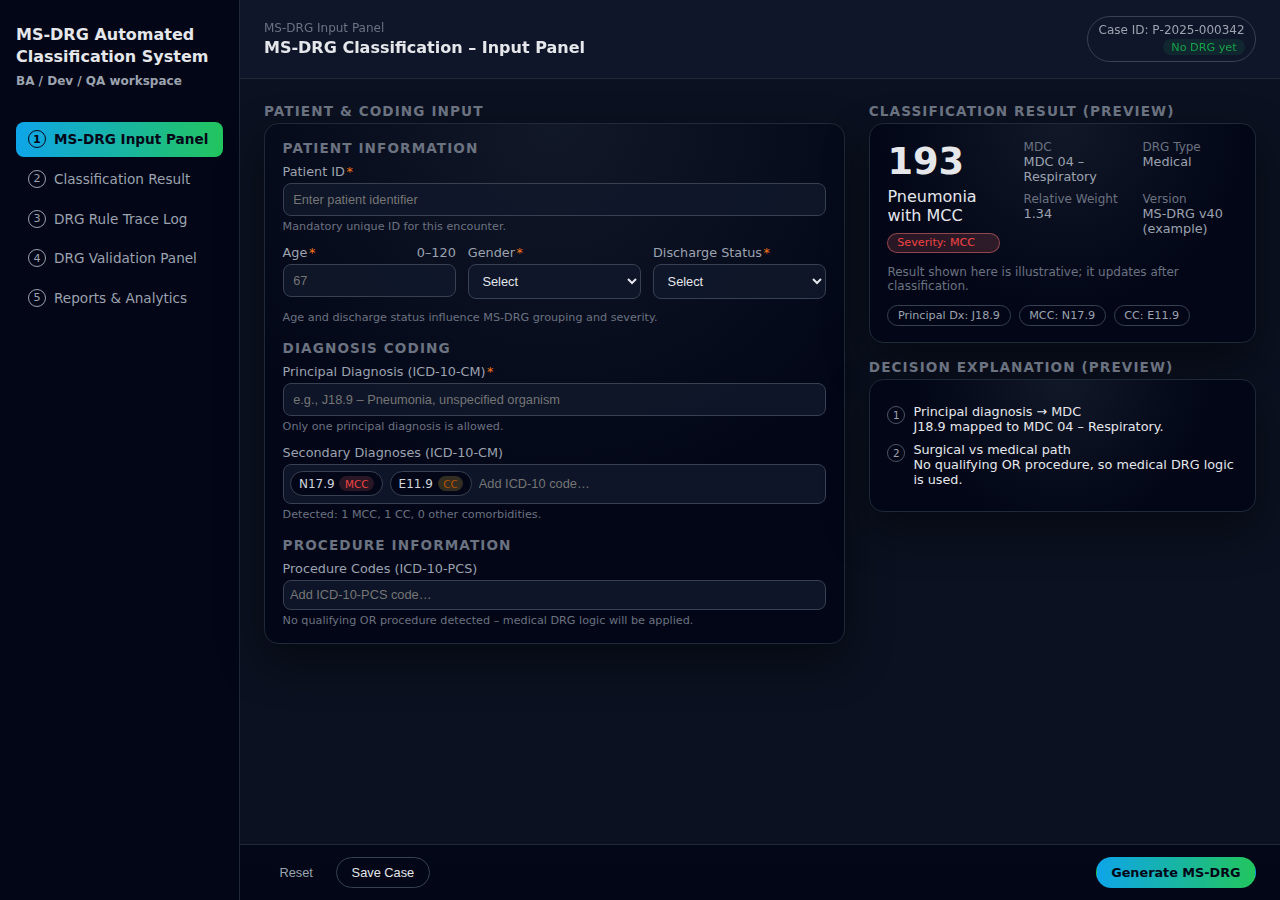
<file: index.html>
<!DOCTYPE html>
<html lang="en">
<head>
  <meta charset="UTF-8" />
  <title>MS‑DRG Input Panel</title>
  <meta name="viewport" content="width=device-width, initial-scale=1" />
  <link rel="stylesheet" href="styles.css" />
</head>
<body>
  <div class="app-shell">
    <aside class="sidebar">
      <div class="sidebar-title">
        MS‑DRG Automated<br />Classification System
        <span>BA / Dev / QA workspace</span>
      </div>
      <nav class="nav">
        <a class="nav-item active" href="index.html">
          <span class="icon">1</span>
          MS‑DRG Input Panel
        </a>
        <a class="nav-item" href="result.html">
          <span class="icon">2</span>
          Classification Result
        </a>
        <a class="nav-item" href="trace.html">
          <span class="icon">3</span>
          DRG Rule Trace Log
        </a>
        <a class="nav-item" href="validation.html">
          <span class="icon">4</span>
          DRG Validation Panel
        </a>
        <a class="nav-item" href="analytics.html">
          <span class="icon">5</span>
          Reports &amp; Analytics
        </a>
      </nav>
    </aside>

    <main class="main">
      <header class="topbar">
        <div class="topbar-main">
          <div class="breadcrumb">MS‑DRG Input Panel</div>
          <div class="topbar-title">MS‑DRG Classification – Input Panel</div>
        </div>
        <div class="topbar-right">
          <div class="case-pill">
            <span>Case ID: P‑2025‑000342</span>
            <span class="badge">No DRG yet</span>
          </div>
        </div>
      </header>

      <div class="content">
        <section class="column-main">
          <div>
            <div class="section-title">Patient &amp; Coding Input</div>
            <div class="card">
              <div class="section-title" style="margin-bottom: 0.5rem;">Patient Information</div>
              <div class="form-grid">
                <div class="field">
                  <label class="field-label">
                    <span>Patient ID<span class="required">*</span></span>
                  </label>
                  <input class="input" type="text" placeholder="Enter patient identifier" />
                  <div class="field-helper">Mandatory unique ID for this encounter.</div>
                </div>

                <div class="inline-row">
                  <div class="field">
                    <label class="field-label">
                      <span>Age<span class="required">*</span></span>
                      <span>0–120</span>
                    </label>
                    <input class="input" type="number" min="0" max="120" placeholder="67" />
                  </div>
                  <div class="field">
                    <label class="field-label">
                      <span>Gender<span class="required">*</span></span>
                    </label>
                    <select>
                      <option value="">Select</option>
                      <option>Male</option>
                      <option>Female</option>
                      <option>Other</option>
                    </select>
                  </div>
                  <div class="field">
                    <label class="field-label">
                      <span>Discharge Status<span class="required">*</span></span>
                    </label>
                    <select>
                      <option value="">Select</option>
                      <option>Home</option>
                      <option>Transfer</option>
                      <option>Expired</option>
                    </select>
                  </div>
                </div>
                <div class="field-helper">
                  Age and discharge status influence MS‑DRG grouping and severity.
                </div>
              </div>

              <div style="height: 1rem;"></div>
              <div class="section-title" style="margin-bottom: 0.5rem;">Diagnosis Coding</div>
              <div class="form-grid">
                <div class="field">
                  <label class="field-label">
                    <span>Principal Diagnosis (ICD‑10‑CM)<span class="required">*</span></span>
                  </label>
                  <input class="input" type="text" placeholder="e.g., J18.9 – Pneumonia, unspecified organism" />
                  <div class="field-helper">Only one principal diagnosis is allowed.</div>
                </div>

                <div class="field">
                  <label class="field-label">
                    <span>Secondary Diagnoses (ICD‑10‑CM)</span>
                  </label>
                  <div class="chips-input">
                    <span class="chip">
                      N17.9
                      <span class="chip-badge mcc">MCC</span>
                    </span>
                    <span class="chip">
                      E11.9
                      <span class="chip-badge cc">CC</span>
                    </span>
                    <input type="text" placeholder="Add ICD‑10 code…" />
                  </div>
                  <div class="field-helper">
                    Detected: 1 MCC, 1 CC, 0 other comorbidities.
                  </div>
                </div>
              </div>

              <div style="height: 1rem;"></div>
              <div class="section-title" style="margin-bottom: 0.5rem;">Procedure Information</div>
              <div class="form-grid">
                <div class="field">
                  <label class="field-label">
                    <span>Procedure Codes (ICD‑10‑PCS)</span>
                  </label>
                  <div class="chips-input">
                    <input type="text" placeholder="Add ICD‑10‑PCS code…" />
                  </div>
                  <div class="field-helper">
                    No qualifying OR procedure detected – medical DRG logic will be applied.
                  </div>
                </div>
              </div>
            </div>
          </div>
        </section>

        <section class="column-side">
          <div>
            <div class="section-title">Classification Result (Preview)</div>
            <div class="card">
              <div class="result-hero">
                <div class="drg-main">
                  <div class="drg-code">193</div>
                  <div class="drg-desc">Pneumonia with MCC</div>
                  <div class="severity-pill">Severity: MCC</div>
                </div>
                <div class="hero-meta">
                  <div>
                    <div class="meta-label">MDC</div>
                    <div>MDC 04 – Respiratory</div>
                  </div>
                  <div>
                    <div class="meta-label">DRG Type</div>
                    <div>Medical</div>
                  </div>
                  <div>
                    <div class="meta-label">Relative Weight</div>
                    <div>1.34</div>
                  </div>
                  <div>
                    <div class="meta-label">Version</div>
                    <div>MS‑DRG v40 (example)</div>
                  </div>
                </div>
              </div>
              <div class="hero-footer">
                <div>Result shown here is illustrative; it updates after classification.</div>
                <div class="pill-row">
                  <div class="pill">Principal Dx: J18.9</div>
                  <div class="pill">MCC: N17.9</div>
                  <div class="pill">CC: E11.9</div>
                </div>
              </div>
            </div>
          </div>

          <div>
            <div class="section-title">Decision Explanation (Preview)</div>
            <div class="card">
              <div class="steps">
                <div class="step">
                  <div class="step-index">1</div>
                  <div class="step-body">
                    <div class="step-title">Principal diagnosis → MDC</div>
                    <div>J18.9 mapped to MDC 04 – Respiratory.</div>
                  </div>
                </div>
                <div class="step">
                  <div class="step-index">2</div>
                  <div class="step-body">
                    <div class="step-title">Surgical vs medical path</div>
                    <div>No qualifying OR procedure, so medical DRG logic is used.</div>
                  </div>
                </div>
              </div>
            </div>
          </div>
        </section>
      </div>

      <div class="action-bar">
        <div class="actions-left">
          <button class="btn btn-text">Reset</button>
          <button class="btn btn-outline">Save Case</button>
        </div>
        <div class="actions-right">
          <a href="result.html" class="btn btn-primary">Generate MS‑DRG</a>
        </div>
      </div>
    </main>
  </div>
</body>
</html>
</file>
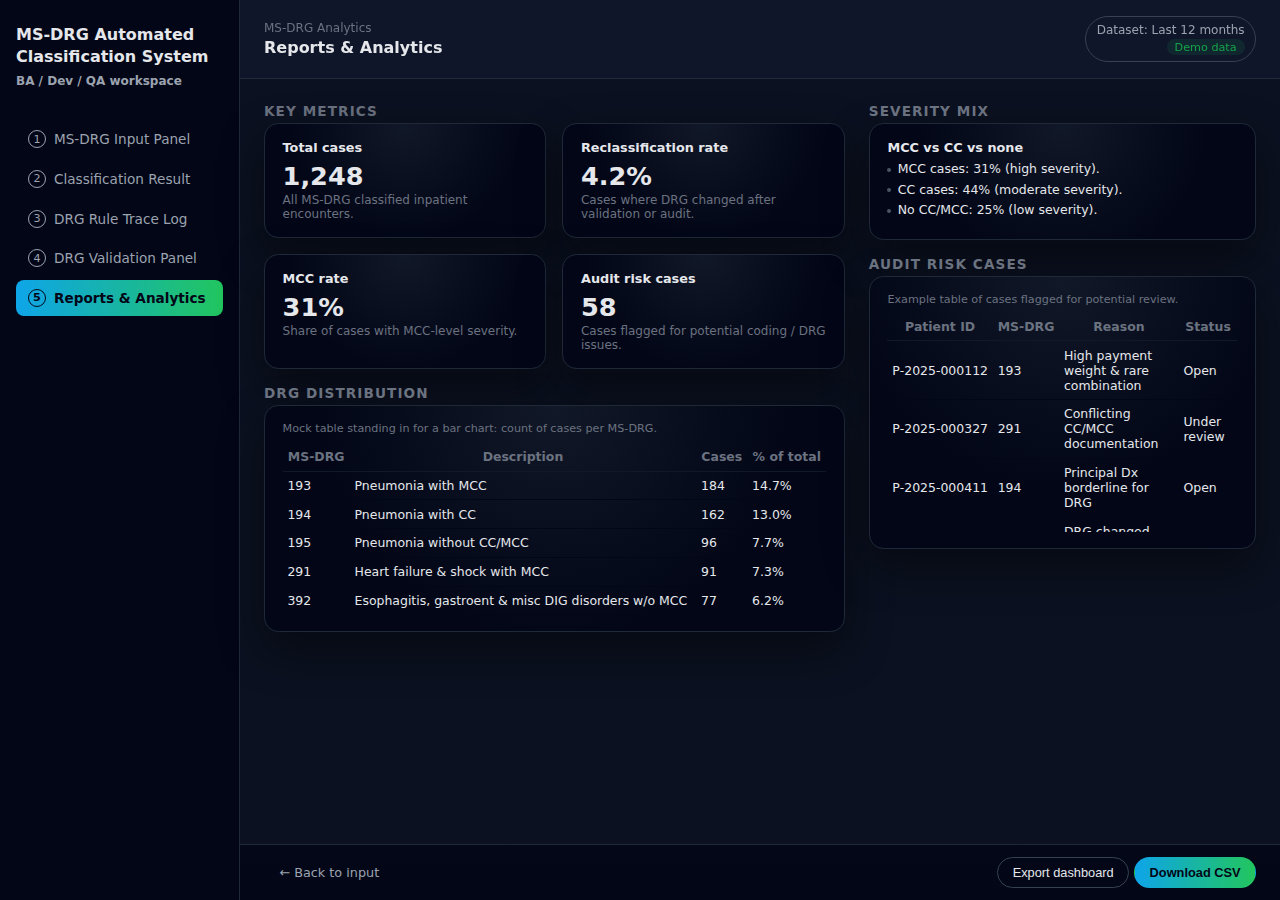
<file: analytics.html>
<!DOCTYPE html>
<html lang="en">
<head>
  <meta charset="UTF-8" />
  <title>MS‑DRG Reports &amp; Analytics</title>
  <meta name="viewport" content="width=device-width, initial-scale=1" />
  <link rel="stylesheet" href="styles.css" />
</head>
<body>
  <div class="app-shell">
    <aside class="sidebar">
      <div class="sidebar-title">
        MS‑DRG Automated<br />Classification System
        <span>BA / Dev / QA workspace</span>
      </div>
      <nav class="nav">
        <a class="nav-item" href="index.html">
          <span class="icon">1</span>
          MS‑DRG Input Panel
        </a>
        <a class="nav-item" href="result.html">
          <span class="icon">2</span>
          Classification Result
        </a>
        <a class="nav-item" href="trace.html">
          <span class="icon">3</span>
          DRG Rule Trace Log
        </a>
        <a class="nav-item" href="validation.html">
          <span class="icon">4</span>
          DRG Validation Panel
        </a>
        <a class="nav-item active" href="analytics.html">
          <span class="icon">5</span>
          Reports &amp; Analytics
        </a>
      </nav>
    </aside>

    <main class="main">
      <header class="topbar">
        <div class="topbar-main">
          <div class="breadcrumb">MS‑DRG Analytics</div>
          <div class="topbar-title">Reports &amp; Analytics</div>
        </div>
        <div class="topbar-right">
          <div class="case-pill">
            <span>Dataset: Last 12 months</span>
            <span class="badge">Demo data</span>
          </div>
        </div>
      </header>

      <div class="content">
        <section class="column-main">
          <div>
            <div class="section-title">Key metrics</div>
            <div class="tiles">
              <div class="card tile-kpi">
                <div class="side-block-title">Total cases</div>
                <div class="tile-kpi-value">1,248</div>
                <div class="tile-kpi-sub">All MS‑DRG classified inpatient encounters.</div>
              </div>
              <div class="card tile-kpi">
                <div class="side-block-title">Reclassification rate</div>
                <div class="tile-kpi-value">4.2%</div>
                <div class="tile-kpi-sub">Cases where DRG changed after validation or audit.</div>
              </div>
              <div class="card tile-kpi">
                <div class="side-block-title">MCC rate</div>
                <div class="tile-kpi-value">31%</div>
                <div class="tile-kpi-sub">Share of cases with MCC‑level severity.</div>
              </div>
              <div class="card tile-kpi">
                <div class="side-block-title">Audit risk cases</div>
                <div class="tile-kpi-value">58</div>
                <div class="tile-kpi-sub">Cases flagged for potential coding / DRG issues.</div>
              </div>
            </div>
          </div>

          <div>
            <div class="section-title">DRG distribution</div>
            <div class="card">
              <div class="field-helper" style="margin-bottom:0.5rem;">
                Mock table standing in for a bar chart: count of cases per MS‑DRG.
              </div>
              <div style="overflow:auto;">
                <table>
                  <thead>
                    <tr>
                      <th>MS‑DRG</th>
                      <th>Description</th>
                      <th>Cases</th>
                      <th>% of total</th>
                    </tr>
                  </thead>
                  <tbody>
                    <tr>
                      <td>193</td>
                      <td>Pneumonia with MCC</td>
                      <td>184</td>
                      <td>14.7%</td>
                    </tr>
                    <tr>
                      <td>194</td>
                      <td>Pneumonia with CC</td>
                      <td>162</td>
                      <td>13.0%</td>
                    </tr>
                    <tr>
                      <td>195</td>
                      <td>Pneumonia without CC/MCC</td>
                      <td>96</td>
                      <td>7.7%</td>
                    </tr>
                    <tr>
                      <td>291</td>
                      <td>Heart failure &amp; shock with MCC</td>
                      <td>91</td>
                      <td>7.3%</td>
                    </tr>
                    <tr>
                      <td>392</td>
                      <td>Esophagitis, gastroent &amp; misc DIG disorders w/o MCC</td>
                      <td>77</td>
                      <td>6.2%</td>
                    </tr>
                  </tbody>
                </table>
              </div>
            </div>
          </div>
        </section>

        <section class="column-side">
          <div>
            <div class="section-title">Severity mix</div>
            <div class="card">
              <div class="side-block-title">MCC vs CC vs none</div>
              <div class="list">
                <div class="list-item">
                  <div class="list-bullet"></div>
                  <div>MCC cases: 31% (high severity).</div>
                </div>
                <div class="list-item">
                  <div class="list-bullet"></div>
                  <div>CC cases: 44% (moderate severity).</div>
                </div>
                <div class="list-item">
                  <div class="list-bullet"></div>
                  <div>No CC/MCC: 25% (low severity).</div>
                </div>
              </div>
            </div>
          </div>

          <div>
            <div class="section-title">Audit risk cases</div>
            <div class="card">
              <div class="field-helper" style="margin-bottom:0.4rem;">
                Example table of cases flagged for potential review.
              </div>
              <div style="overflow:auto; max-height:220px;">
                <table>
                  <thead>
                    <tr>
                      <th>Patient ID</th>
                      <th>MS‑DRG</th>
                      <th>Reason</th>
                      <th>Status</th>
                    </tr>
                  </thead>
                  <tbody>
                    <tr>
                      <td>P‑2025‑000112</td>
                      <td>193</td>
                      <td>High payment weight &amp; rare combination</td>
                      <td>Open</td>
                    </tr>
                    <tr>
                      <td>P‑2025‑000327</td>
                      <td>291</td>
                      <td>Conflicting CC/MCC documentation</td>
                      <td>Under review</td>
                    </tr>
                    <tr>
                      <td>P‑2025‑000411</td>
                      <td>194</td>
                      <td>Principal Dx borderline for DRG</td>
                      <td>Open</td>
                    </tr>
                    <tr>
                      <td>P‑2025‑000587</td>
                      <td>195</td>
                      <td>DRG changed after validation</td>
                      <td>Closed</td>
                    </tr>
                    <tr>
                      <td>P‑2025‑000623</td>
                      <td>193</td>
                      <td>Short stay outlier</td>
                      <td>Under review</td>
                    </tr>
                  </tbody>
                </table>
              </div>
            </div>
          </div>
        </section>
      </div>

      <div class="action-bar">
        <div>
          <a class="btn btn-text" href="index.html">&larr; Back to input</a>
        </div>
        <div>
          <button class="btn btn-outline">Export dashboard</button>
          <button class="btn btn-primary">Download CSV</button>
        </div>
      </div>
    </main>
  </div>
</body>
</html>
</file>
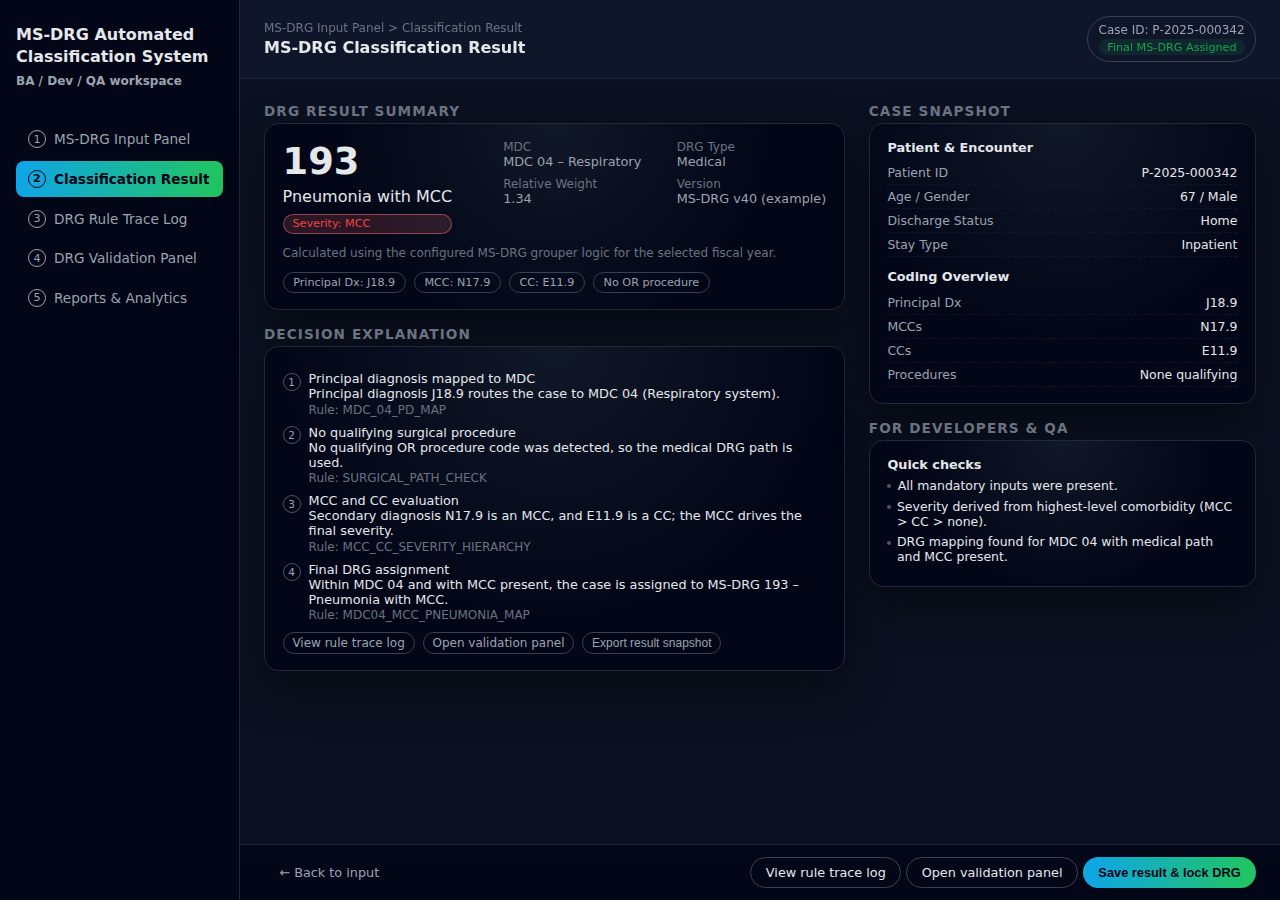
<file: Result.html>
<!DOCTYPE html>
<html lang="en">
<head>
  <meta charset="UTF-8" />
  <title>MS‑DRG Classification Result</title>
  <meta name="viewport" content="width=device-width, initial-scale=1" />
  <link rel="stylesheet" href="styles.css" />
</head>
<body>
  <div class="app-shell">
    <aside class="sidebar">
      <div class="sidebar-title">
        MS‑DRG Automated<br />Classification System
        <span>BA / Dev / QA workspace</span>
      </div>
      <nav class="nav">
        <a class="nav-item" href="index.html">
          <span class="icon">1</span>
          MS‑DRG Input Panel
        </a>
        <a class="nav-item active" href="result.html">
          <span class="icon">2</span>
          Classification Result
        </a>
        <a class="nav-item" href="trace.html">
          <span class="icon">3</span>
          DRG Rule Trace Log
        </a>
        <a class="nav-item" href="validation.html">
          <span class="icon">4</span>
          DRG Validation Panel
        </a>
        <a class="nav-item" href="analytics.html">
          <span class="icon">5</span>
          Reports &amp; Analytics
        </a>
      </nav>
    </aside>

    <main class="main">
      <header class="topbar">
        <div class="topbar-main">
          <div class="breadcrumb">MS‑DRG Input Panel &gt; Classification Result</div>
          <div class="topbar-title">MS‑DRG Classification Result</div>
        </div>
        <div class="topbar-right">
          <div class="case-pill">
            <span>Case ID: P‑2025‑000342</span>
            <span class="badge">Final MS‑DRG Assigned</span>
          </div>
        </div>
      </header>

      <div class="content">
        <section class="column-main">
          <div>
            <div class="section-title">DRG Result Summary</div>
            <div class="card">
              <div class="result-hero">
                <div class="drg-main">
                  <div class="drg-code">193</div>
                  <div class="drg-desc">Pneumonia with MCC</div>
                  <div class="severity-pill">Severity: MCC</div>
                </div>
                <div class="hero-meta">
                  <div>
                    <div class="meta-label">MDC</div>
                    <div>MDC 04 – Respiratory</div>
                  </div>
                  <div>
                    <div class="meta-label">DRG Type</div>
                    <div>Medical</div>
                  </div>
                  <div>
                    <div class="meta-label">Relative Weight</div>
                    <div>1.34</div>
                  </div>
                  <div>
                    <div class="meta-label">Version</div>
                    <div>MS‑DRG v40 (example)</div>
                  </div>
                </div>
              </div>
              <div class="hero-footer">
                <div>Calculated using the configured MS‑DRG grouper logic for the selected fiscal year.</div>
                <div class="pill-row">
                  <div class="pill">Principal Dx: J18.9</div>
                  <div class="pill">MCC: N17.9</div>
                  <div class="pill">CC: E11.9</div>
                  <div class="pill">No OR procedure</div>
                </div>
              </div>
            </div>
          </div>

          <div>
            <div class="section-title">Decision Explanation</div>
            <div class="card">
              <div class="steps">
                <div class="step">
                  <div class="step-index">1</div>
                  <div class="step-body">
                    <div class="step-title">Principal diagnosis mapped to MDC</div>
                    <div>Principal diagnosis J18.9 routes the case to MDC 04 (Respiratory system).</div>
                    <div class="step-meta">Rule: MDC_04_PD_MAP</div>
                  </div>
                </div>
                <div class="step">
                  <div class="step-index">2</div>
                  <div class="step-body">
                    <div class="step-title">No qualifying surgical procedure</div>
                    <div>No qualifying OR procedure code was detected, so the medical DRG path is used.</div>
                    <div class="step-meta">Rule: SURGICAL_PATH_CHECK</div>
                  </div>
                </div>
                <div class="step">
                  <div class="step-index">3</div>
                  <div class="step-body">
                    <div class="step-title">MCC and CC evaluation</div>
                    <div>Secondary diagnosis N17.9 is an MCC, and E11.9 is a CC; the MCC drives the final severity.</div>
                    <div class="step-meta">Rule: MCC_CC_SEVERITY_HIERARCHY</div>
                  </div>
                </div>
                <div class="step">
                  <div class="step-index">4</div>
                  <div class="step-body">
                    <div class="step-title">Final DRG assignment</div>
                    <div>Within MDC 04 and with MCC present, the case is assigned to MS‑DRG 193 – Pneumonia with MCC.</div>
                    <div class="step-meta">Rule: MDC04_MCC_PNEUMONIA_MAP</div>
                  </div>
                </div>
              </div>

              <div class="inline-actions">
                <a class="inline-link" href="trace.html">View rule trace log</a>
                <a class="inline-link" href="validation.html">Open validation panel</a>
                <button class="inline-link">Export result snapshot</button>
              </div>
            </div>
          </div>
        </section>

        <section class="column-side">
          <div>
            <div class="section-title">Case Snapshot</div>
            <div class="card">
              <div class="side-block-title">Patient &amp; Encounter</div>
              <div class="key-value">
                <span class="label">Patient ID</span>
                <span class="value">P‑2025‑000342</span>
              </div>
              <div class="key-value">
                <span class="label">Age / Gender</span>
                <span class="value">67 / Male</span>
              </div>
              <div class="key-value">
                <span class="label">Discharge Status</span>
                <span class="value">Home</span>
              </div>
              <div class="key-value">
                <span class="label">Stay Type</span>
                <span class="value">Inpatient</span>
              </div>

              <div style="margin-top: 0.75rem;" class="side-block-title">Coding Overview</div>
              <div class="key-value">
                <span class="label">Principal Dx</span>
                <span class="value">J18.9</span>
              </div>
              <div class="key-value">
                <span class="label">MCCs</span>
                <span class="value">N17.9</span>
              </div>
              <div class="key-value">
                <span class="label">CCs</span>
                <span class="value">E11.9</span>
              </div>
              <div class="key-value">
                <span class="label">Procedures</span>
                <span class="value">None qualifying</span>
              </div>
            </div>
          </div>

          <div>
            <div class="section-title">For Developers &amp; QA</div>
            <div class="card">
              <div class="side-block-title">Quick checks</div>
              <div class="list">
                <div class="list-item">
                  <div class="list-bullet"></div>
                  <div>All mandatory inputs were present.</div>
                </div>
                <div class="list-item">
                  <div class="list-bullet"></div>
                  <div>Severity derived from highest-level comorbidity (MCC &gt; CC &gt; none).</div>
                </div>
                <div class="list-item">
                  <div class="list-bullet"></div>
                  <div>DRG mapping found for MDC 04 with medical path and MCC present.</div>
                </div>
              </div>
            </div>
          </div>
        </section>
      </div>

      <div class="action-bar">
        <div>
          <a class="btn btn-text" href="index.html">&larr; Back to input</a>
        </div>
        <div>
          <a class="btn btn-outline" href="trace.html">View rule trace log</a>
          <a class="btn btn-outline" href="validation.html">Open validation panel</a>
          <button class="btn btn-primary">Save result &amp; lock DRG</button>
        </div>
      </div>
    </main>
  </div>
</body>
</html>
</file>
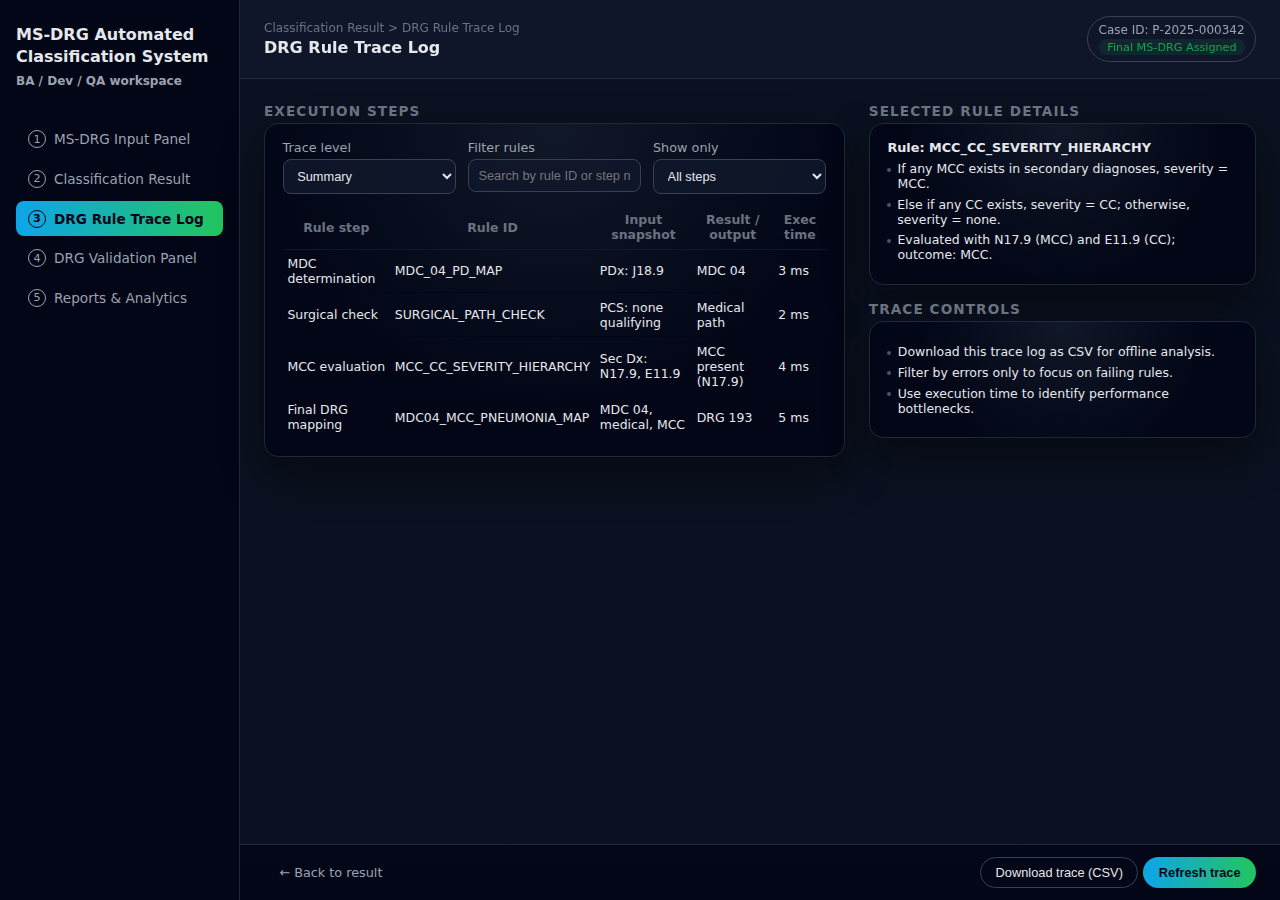
<file: trace.html>
<!DOCTYPE html>
<html lang="en">
<head>
  <meta charset="UTF-8" />
  <title>DRG Rule Trace Log</title>
  <meta name="viewport" content="width=device-width, initial-scale=1" />
  <link rel="stylesheet" href="styles.css" />
</head>
<body>
  <div class="app-shell">
    <aside class="sidebar">
      <div class="sidebar-title">
        MS‑DRG Automated<br />Classification System
        <span>BA / Dev / QA workspace</span>
      </div>
      <nav class="nav">
        <a class="nav-item" href="index.html">
          <span class="icon">1</span>
          MS‑DRG Input Panel
        </a>
        <a class="nav-item" href="result.html">
          <span class="icon">2</span>
          Classification Result
        </a>
        <a class="nav-item active" href="trace.html">
          <span class="icon">3</span>
          DRG Rule Trace Log
        </a>
        <a class="nav-item" href="validation.html">
          <span class="icon">4</span>
          DRG Validation Panel
        </a>
        <a class="nav-item" href="analytics.html">
          <span class="icon">5</span>
          Reports &amp; Analytics
        </a>
      </nav>
    </aside>

    <main class="main">
      <header class="topbar">
        <div class="topbar-main">
          <div class="breadcrumb">Classification Result &gt; DRG Rule Trace Log</div>
          <div class="topbar-title">DRG Rule Trace Log</div>
        </div>
        <div class="topbar-right">
          <div class="case-pill">
            <span>Case ID: P‑2025‑000342</span>
            <span class="badge">Final MS‑DRG Assigned</span>
          </div>
        </div>
      </header>

      <div class="content">
        <section class="column-main">
          <div>
            <div class="section-title">Execution steps</div>
            <div class="card">
              <div class="inline-row" style="margin-bottom:0.75rem;">
                <div class="field">
                  <label class="field-label"><span>Trace level</span></label>
                  <select>
                    <option>Summary</option>
                    <option>Detailed</option>
                  </select>
                </div>
                <div class="field">
                  <label class="field-label"><span>Filter rules</span></label>
                  <input class="input" type="text" placeholder="Search by rule ID or step name…" />
                </div>
                <div class="field">
                  <label class="field-label"><span>Show only</span></label>
                  <select>
                    <option>All steps</option>
                    <option>Errors only</option>
                    <option>Skipped / conditional</option>
                  </select>
                </div>
              </div>

              <div style="overflow:auto;">
                <table>
                  <thead>
                    <tr>
                      <th>Rule step</th>
                      <th>Rule ID</th>
                      <th>Input snapshot</th>
                      <th>Result / output</th>
                      <th>Exec time</th>
                    </tr>
                  </thead>
                  <tbody>
                    <tr>
                      <td>MDC determination</td>
                      <td>MDC_04_PD_MAP</td>
                      <td>PDx: J18.9</td>
                      <td>MDC 04</td>
                      <td>3 ms</td>
                    </tr>
                    <tr>
                      <td>Surgical check</td>
                      <td>SURGICAL_PATH_CHECK</td>
                      <td>PCS: none qualifying</td>
                      <td>Medical path</td>
                      <td>2 ms</td>
                    </tr>
                    <tr>
                      <td>MCC evaluation</td>
                      <td>MCC_CC_SEVERITY_HIERARCHY</td>
                      <td>Sec Dx: N17.9, E11.9</td>
                      <td>MCC present (N17.9)</td>
                      <td>4 ms</td>
                    </tr>
                    <tr>
                      <td>Final DRG mapping</td>
                      <td>MDC04_MCC_PNEUMONIA_MAP</td>
                      <td>MDC 04, medical, MCC</td>
                      <td>DRG 193</td>
                      <td>5 ms</td>
                    </tr>
                  </tbody>
                </table>
              </div>
            </div>
          </div>
        </section>

        <section class="column-side">
          <div>
            <div class="section-title">Selected rule details</div>
            <div class="card">
              <div class="side-block-title">Rule: MCC_CC_SEVERITY_HIERARCHY</div>
              <div class="list">
                <div class="list-item">
                  <div class="list-bullet"></div>
                  <div>If any MCC exists in secondary diagnoses, severity = MCC.</div>
                </div>
                <div class="list-item">
                  <div class="list-bullet"></div>
                  <div>Else if any CC exists, severity = CC; otherwise, severity = none.</div>
                </div>
                <div class="list-item">
                  <div class="list-bullet"></div>
                  <div>Evaluated with N17.9 (MCC) and E11.9 (CC); outcome: MCC.</div>
                </div>
              </div>
            </div>
          </div>

          <div>
            <div class="section-title">Trace controls</div>
            <div class="card">
              <div class="list">
                <div class="list-item">
                  <div class="list-bullet"></div>
                  <div>Download this trace log as CSV for offline analysis.</div>
                </div>
                <div class="list-item">
                  <div class="list-bullet"></div>
                  <div>Filter by errors only to focus on failing rules.</div>
                </div>
                <div class="list-item">
                  <div class="list-bullet"></div>
                  <div>Use execution time to identify performance bottlenecks.</div>
                </div>
              </div>
            </div>
          </div>
        </section>
      </div>

      <div class="action-bar">
        <div>
          <a class="btn btn-text" href="result.html">&larr; Back to result</a>
        </div>
        <div>
          <button class="btn btn-outline">Download trace (CSV)</button>
          <button class="btn btn-primary">Refresh trace</button>
        </div>
      </div>
    </main>
  </div>
</body>
</html>
</file>
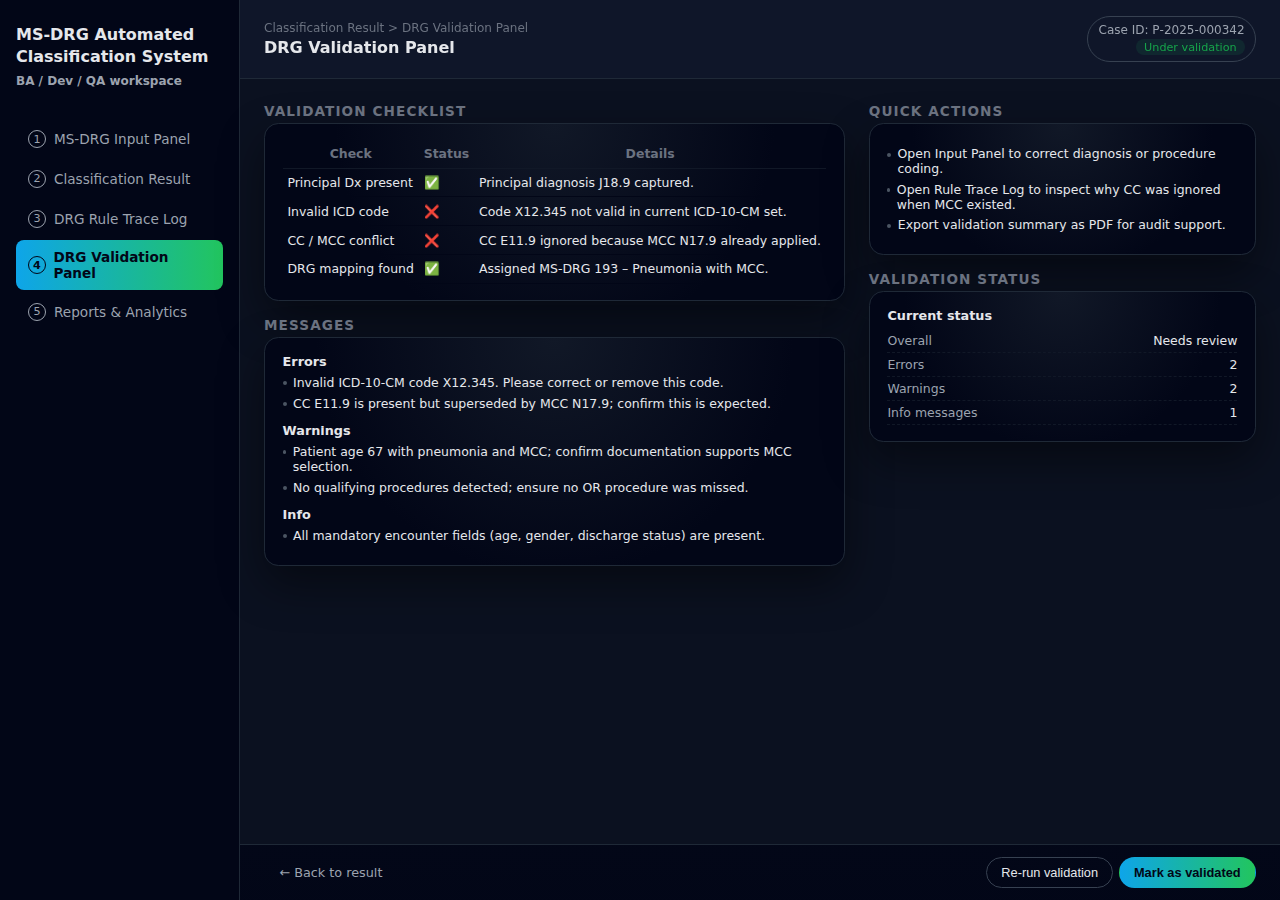
<file: validation.html>
<!DOCTYPE html>
<html lang="en">
<head>
  <meta charset="UTF-8" />
  <title>DRG Validation Panel</title>
  <meta name="viewport" content="width=device-width, initial-scale=1" />
  <link rel="stylesheet" href="styles.css" />
</head>
<body>
  <div class="app-shell">
    <aside class="sidebar">
      <div class="sidebar-title">
        MS‑DRG Automated<br />Classification System
        <span>BA / Dev / QA workspace</span>
      </div>
      <nav class="nav">
        <a class="nav-item" href="index.html">
          <span class="icon">1</span>
          MS‑DRG Input Panel
        </a>
        <a class="nav-item" href="result.html">
          <span class="icon">2</span>
          Classification Result
        </a>
        <a class="nav-item" href="trace.html">
          <span class="icon">3</span>
          DRG Rule Trace Log
        </a>
        <a class="nav-item active" href="validation.html">
          <span class="icon">4</span>
          DRG Validation Panel
        </a>
        <a class="nav-item" href="analytics.html">
          <span class="icon">5</span>
          Reports &amp; Analytics
        </a>
      </nav>
    </aside>

    <main class="main">
      <header class="topbar">
        <div class="topbar-main">
          <div class="breadcrumb">Classification Result &gt; DRG Validation Panel</div>
          <div class="topbar-title">DRG Validation Panel</div>
        </div>
        <div class="topbar-right">
          <div class="case-pill">
            <span>Case ID: P‑2025‑000342</span>
            <span class="badge">Under validation</span>
          </div>
        </div>
      </header>

      <div class="content">
        <section class="column-main">
          <div>
            <div class="section-title">Validation checklist</div>
            <div class="card">
              <div style="overflow:auto;">
                <table>
                  <thead>
                    <tr>
                      <th>Check</th>
                      <th>Status</th>
                      <th>Details</th>
                    </tr>
                  </thead>
                  <tbody>
                    <tr>
                      <td>Principal Dx present</td>
                      <td>✅</td>
                      <td>Principal diagnosis J18.9 captured.</td>
                    </tr>
                    <tr>
                      <td>Invalid ICD code</td>
                      <td>❌</td>
                      <td>Code X12.345 not valid in current ICD‑10‑CM set.</td>
                    </tr>
                    <tr>
                      <td>CC / MCC conflict</td>
                      <td>❌</td>
                      <td>CC E11.9 ignored because MCC N17.9 already applied.</td>
                    </tr>
                    <tr>
                      <td>DRG mapping found</td>
                      <td>✅</td>
                      <td>Assigned MS‑DRG 193 – Pneumonia with MCC.</td>
                    </tr>
                  </tbody>
                </table>
              </div>
            </div>
          </div>

          <div>
            <div class="section-title">Messages</div>
            <div class="card">
              <div class="side-block-title">Errors</div>
              <div class="list">
                <div class="list-item">
                  <div class="list-bullet"></div>
                  <div>Invalid ICD‑10‑CM code X12.345. Please correct or remove this code.</div>
                </div>
                <div class="list-item">
                  <div class="list-bullet"></div>
                  <div>CC E11.9 is present but superseded by MCC N17.9; confirm this is expected.</div>
                </div>
              </div>

              <div style="margin-top:0.75rem;" class="side-block-title">Warnings</div>
              <div class="list">
                <div class="list-item">
                  <div class="list-bullet"></div>
                  <div>Patient age 67 with pneumonia and MCC; confirm documentation supports MCC selection.</div>
                </div>
                <div class="list-item">
                  <div class="list-bullet"></div>
                  <div>No qualifying procedures detected; ensure no OR procedure was missed.</div>
                </div>
              </div>

              <div style="margin-top:0.75rem;" class="side-block-title">Info</div>
              <div class="list">
                <div class="list-item">
                  <div class="list-bullet"></div>
                  <div>All mandatory encounter fields (age, gender, discharge status) are present.</div>
                </div>
              </div>
            </div>
          </div>
        </section>

        <section class="column-side">
          <div>
            <div class="section-title">Quick actions</div>
            <div class="card">
              <div class="list">
                <div class="list-item">
                  <div class="list-bullet"></div>
                  <div>Open Input Panel to correct diagnosis or procedure coding.</div>
                </div>
                <div class="list-item">
                  <div class="list-bullet"></div>
                  <div>Open Rule Trace Log to inspect why CC was ignored when MCC existed.</div>
                </div>
                <div class="list-item">
                  <div class="list-bullet"></div>
                  <div>Export validation summary as PDF for audit support.</div>
                </div>
              </div>
            </div>
          </div>

          <div>
            <div class="section-title">Validation status</div>
            <div class="card">
              <div class="side-block-title">Current status</div>
              <div class="key-value">
                <span class="label">Overall</span>
                <span class="value">Needs review</span>
              </div>
              <div class="key-value">
                <span class="label">Errors</span>
                <span class="value">2</span>
              </div>
              <div class="key-value">
                <span class="label">Warnings</span>
                <span class="value">2</span>
              </div>
              <div class="key-value">
                <span class="label">Info messages</span>
                <span class="value">1</span>
              </div>
            </div>
          </div>
        </section>
      </div>

      <div class="action-bar">
        <div>
          <a class="btn btn-text" href="result.html">&larr; Back to result</a>
        </div>
        <div>
          <button class="btn btn-outline">Re‑run validation</button>
          <button class="btn btn-primary">Mark as validated</button>
        </div>
      </div>
    </main>
  </div>
</body>
</html>
</file>
<file: styles.css>
:root {
  --bg: #0b1120;
  --bg-elevated: radial-gradient(circle at top, #111827, #020617 65%);
  --border-subtle: #1f2937;
  --border-strong: #374151;
  --text-main: #e5e7eb;
  --text-muted: #9ca3af;
  --text-soft: #6b7280;
  --accent-1: #0ea5e9;
  --accent-2: #22c55e;
  --danger-soft: rgba(248, 113, 113, 0.16);
  --danger-strong: rgba(248, 113, 113, 0.5);
  --shadow-elevated: 0 18px 45px rgba(0, 0, 0, 0.45);
}

* { box-sizing: border-box; margin: 0; padding: 0; }

body {
  font-family: system-ui, -apple-system, BlinkMacSystemFont, "Segoe UI", sans-serif;
  background: var(--bg);
  color: var(--text-main);
  display: flex;
  min-height: 100vh;
}

a { color: inherit; text-decoration: none; }

.app-shell { display: flex; width: 100%; }

.sidebar {
  width: 240px;
  background: #020617;
  color: #e5e7eb;
  border-right: 1px solid var(--border-subtle);
  padding: 1.5rem 1rem;
  display: flex;
  flex-direction: column;
  gap: 2rem;
}

.sidebar-title {
  font-weight: 700;
  font-size: 1rem;
  line-height: 1.4;
}
.sidebar-title span {
  display: block;
  font-size: 0.75rem;
  color: #9ca3af;
  margin-top: 0.25rem;
}

.nav { display: flex; flex-direction: column; gap: 0.25rem; font-size: 0.85rem; }
.nav-item {
  padding: 0.55rem 0.75rem;
  border-radius: 0.5rem;
  color: #9ca3af;
  cursor: pointer;
  display: flex;
  align-items: center;
  gap: 0.5rem;
}
.nav-item.active {
  background: linear-gradient(90deg, var(--accent-1), var(--accent-2));
  color: #020617;
  font-weight: 600;
}
.nav-item span.icon {
  width: 18px;
  height: 18px;
  border-radius: 999px;
  border: 1px solid currentColor;
  display: flex;
  align-items: center;
  justify-content: center;
  font-size: 0.7rem;
}

.main {
  flex: 1;
  display: flex;
  flex-direction: column;
  max-width: calc(100% - 240px);
}

.topbar {
  padding: 1rem 1.5rem;
  border-bottom: 1px solid var(--border-subtle);
  display: flex;
  align-items: center;
  justify-content: space-between;
  backdrop-filter: blur(10px);
  background: rgba(15, 23, 42, 0.9);
  position: sticky;
  top: 0;
  z-index: 20;
}
.topbar-main {
  display: flex;
  flex-direction: column;
  gap: 0.15rem;
}
.topbar-title { font-size: 1rem; font-weight: 600; }
.breadcrumb { font-size: 0.75rem; color: var(--text-soft); }

.topbar-right {
  display: flex;
  align-items: center;
  gap: 0.75rem;
}

.case-pill {
  padding: 0.35rem 0.65rem;
  border-radius: 999px;
  border: 1px solid var(--border-strong);
  font-size: 0.75rem;
  color: var(--text-muted);
  display: flex;
  flex-direction: column;
  align-items: flex-end;
  gap: 0.15rem;
}
.case-pill span.badge {
  padding: 0.1rem 0.5rem;
  border-radius: 999px;
  font-size: 0.7rem;
  background: rgba(34, 197, 94, 0.1);
  color: #16a34a;
}

.content {
  padding: 1.5rem;
  display: flex;
  gap: 1.5rem;
  align-items: flex-start;
}
.column-main {
  flex: 3;
  display: flex;
  flex-direction: column;
  gap: 1rem;
}
.column-side {
  flex: 2;
  display: flex;
  flex-direction: column;
  gap: 1rem;
}

.section-title {
  font-size: 0.85rem;
  font-weight: 600;
  text-transform: uppercase;
  letter-spacing: 0.08em;
  color: var(--text-soft);
  margin-bottom: 0.25rem;
}

.card {
  background: var(--bg-elevated);
  border-radius: 0.9rem;
  padding: 1rem 1.1rem;
  border: 1px solid var(--border-subtle);
  box-shadow: var(--shadow-elevated);
}

/* form & chips */
.form-grid { display: grid; gap: 0.75rem; }
.field { display: flex; flex-direction: column; gap: 0.25rem; }
.field-label {
  font-size: 0.8rem;
  color: var(--text-muted);
  display: flex;
  justify-content: space-between;
  align-items: center;
}
.field-label span.required { color: #f97316; margin-left: 0.1rem; }
.field-helper { font-size: 0.7rem; color: var(--text-soft); }

.input,
select {
  background: rgba(15, 23, 42, 0.9);
  border-radius: 0.5rem;
  border: 1px solid var(--border-strong);
  padding: 0.5rem 0.6rem;
  color: var(--text-main);
  font-size: 0.8rem;
  outline: none;
  width: 100%;
}
.input:focus,
select:focus {
  border-color: var(--accent-1);
  box-shadow: 0 0 0 1px rgba(14, 165, 233, 0.4);
}

.inline-row { display: flex; gap: 0.75rem; }
.inline-row > .field { flex: 1; }

.chips-input {
  display: flex;
  flex-wrap: wrap;
  gap: 0.4rem;
  padding: 0.4rem;
  border-radius: 0.5rem;
  border: 1px solid var(--border-strong);
  background: rgba(15, 23, 42, 0.9);
}
.chip {
  display: inline-flex;
  align-items: center;
  gap: 0.3rem;
  padding: 0.25rem 0.5rem;
  border-radius: 999px;
  background: #020617;
  border: 1px solid var(--border-strong);
  font-size: 0.75rem;
  color: #d1d5db;
}
.chip-badge {
  font-size: 0.65rem;
  padding: 0.1rem 0.35rem;
  border-radius: 999px;
}
.chip-badge.mcc { background: var(--danger-soft); color: #ef4444; }
.chip-badge.cc { background: rgba(252, 211, 77, 0.2); color: #b45309; }
.chip-badge.other { background: rgba(59, 130, 246, 0.2); color: #2563eb; }
.chips-input input {
  flex: 1;
  min-width: 120px;
  border: none;
  background: transparent;
  outline: none;
  color: var(--text-main);
  font-size: 0.8rem;
}

/* DRG hero */
.result-hero {
  display: flex;
  justify-content: space-between;
  align-items: flex-start;
  gap: 1.5rem;
}
.drg-main { display: flex; flex-direction: column; gap: 0.25rem; }
.drg-code { font-size: 2.3rem; font-weight: 800; }
.drg-desc { font-size: 1rem; color: var(--text-main); }
.severity-pill {
  display: inline-flex;
  align-items: center;
  padding: 0.15rem 0.55rem;
  border-radius: 999px;
  font-size: 0.7rem;
  background: var(--danger-soft);
  color: #ef4444;
  border: 1px solid var(--danger-strong);
  margin-top: 0.25rem;
}

.hero-meta {
  font-size: 0.8rem;
  color: var(--text-muted);
  display: grid;
  grid-template-columns: repeat(2, minmax(0, 1fr));
  gap: 0.5rem 1.5rem;
}
.meta-label { font-size: 0.75rem; color: var(--text-soft); }

.hero-footer {
  margin-top: 0.75rem;
  font-size: 0.75rem;
  color: var(--text-soft);
  display: flex;
  justify-content: space-between;
  align-items: center;
  gap: 0.75rem;
  flex-wrap: wrap;
}

.pill-row { display: flex; gap: 0.5rem; flex-wrap: wrap; }
.pill {
  padding: 0.2rem 0.6rem;
  border-radius: 999px;
  font-size: 0.7rem;
  border: 1px solid var(--border-strong);
  color: var(--text-muted);
}

/* steps */
.steps { margin-top: 0.5rem; }
.step {
  display: flex;
  gap: 0.5rem;
  align-items: flex-start;
  font-size: 0.8rem;
  color: var(--text-main);
  margin-bottom: 0.5rem;
}
.step-index {
  width: 18px;
  height: 18px;
  border-radius: 999px;
  border: 1px solid #4b5563;
  display: flex;
  align-items: center;
  justify-content: center;
  font-size: 0.65rem;
  color: var(--text-muted);
  margin-top: 0.1rem;
}
.step-body { flex: 1; }
.step-title { font-weight: 500; }
.step-meta { font-size: 0.75rem; color: var(--text-soft); margin-top: 0.1rem; }

.inline-actions {
  margin-top: 0.6rem;
  display: flex;
  gap: 0.5rem;
  flex-wrap: wrap;
}
.inline-link {
  font-size: 0.75rem;
  padding: 0.2rem 0.55rem;
  border-radius: 999px;
  border: 1px solid var(--border-strong);
  color: var(--text-muted);
  cursor: pointer;
  background: transparent;
}

/* side info */
.side-block-title { font-size: 0.8rem; font-weight: 600; margin-bottom: 0.4rem; }
.key-value {
  display: flex;
  justify-content: space-between;
  font-size: 0.78rem;
  padding: 0.25rem 0;
  border-bottom: 1px dashed #111827;
}
.key-value span.label { color: var(--text-muted); }
.key-value span.value { color: var(--text-main); }

.list { margin-top: 0.4rem; font-size: 0.78rem; color: var(--text-main); }
.list-item { display: flex; gap: 0.4rem; margin-bottom: 0.35rem; }
.list-bullet {
  width: 4px;
  height: 4px;
  border-radius: 999px;
  background: #4b5563;
  margin-top: 0.4rem;
}

/* table (trace, validation, analytics) */
table { border-collapse: collapse; width: 100%; }
th, td { padding: 0.4rem 0.3rem; font-size: 0.78rem; }
thead th {
  color: var(--text-soft);
  border-bottom: 1px solid #111827;
}
tbody tr { border-bottom: 1px solid #020617; }

/* buttons & bottom bar */
.action-bar {
  padding: 0.75rem 1.5rem;
  border-top: 1px solid var(--border-subtle);
  background: linear-gradient(to top, rgba(2, 6, 23, 0.96), rgba(2, 6, 23, 0.9));
  display: flex;
  justify-content: space-between;
  align-items: center;
  gap: 1rem;
  margin-top: auto;
}
.actions-left,
.actions-right {
  display: flex;
  gap: 0.5rem;
  align-items: center;
}
.btn {
  border-radius: 999px;
  border: 1px solid transparent;
  padding: 0.45rem 0.9rem;
  font-size: 0.8rem;
  cursor: pointer;
  display: inline-flex;
  align-items: center;
  gap: 0.35rem;
  background: transparent;
  color: var(--text-main);
}
.btn-primary {
  background: linear-gradient(90deg, var(--accent-1), var(--accent-2));
  color: #020617;
  border-color: transparent;
  font-weight: 600;
}
.btn-outline { border-color: var(--border-strong); }
.btn-text { color: var(--text-muted); }

/* analytics tiles */
.tiles {
  display: grid;
  grid-template-columns: repeat(2, minmax(0, 1fr));
  gap: 1rem;
}
.tile-kpi {
  font-size: 0.9rem;
}
.tile-kpi-value {
  font-size: 1.6rem;
  font-weight: 700;
  margin-top: 0.25rem;
}
.tile-kpi-sub {
  font-size: 0.75rem;
  color: var(--text-soft);
  margin-top: 0.1rem;
}

@media (max-width: 900px) {
  .sidebar { display: none; }
  .main { max-width: 100%; }
  .content { flex-direction: column; }
  .column-main, .column-side { width: 100%; }
  .tiles { grid-template-columns: 1fr; }
}
</file>
